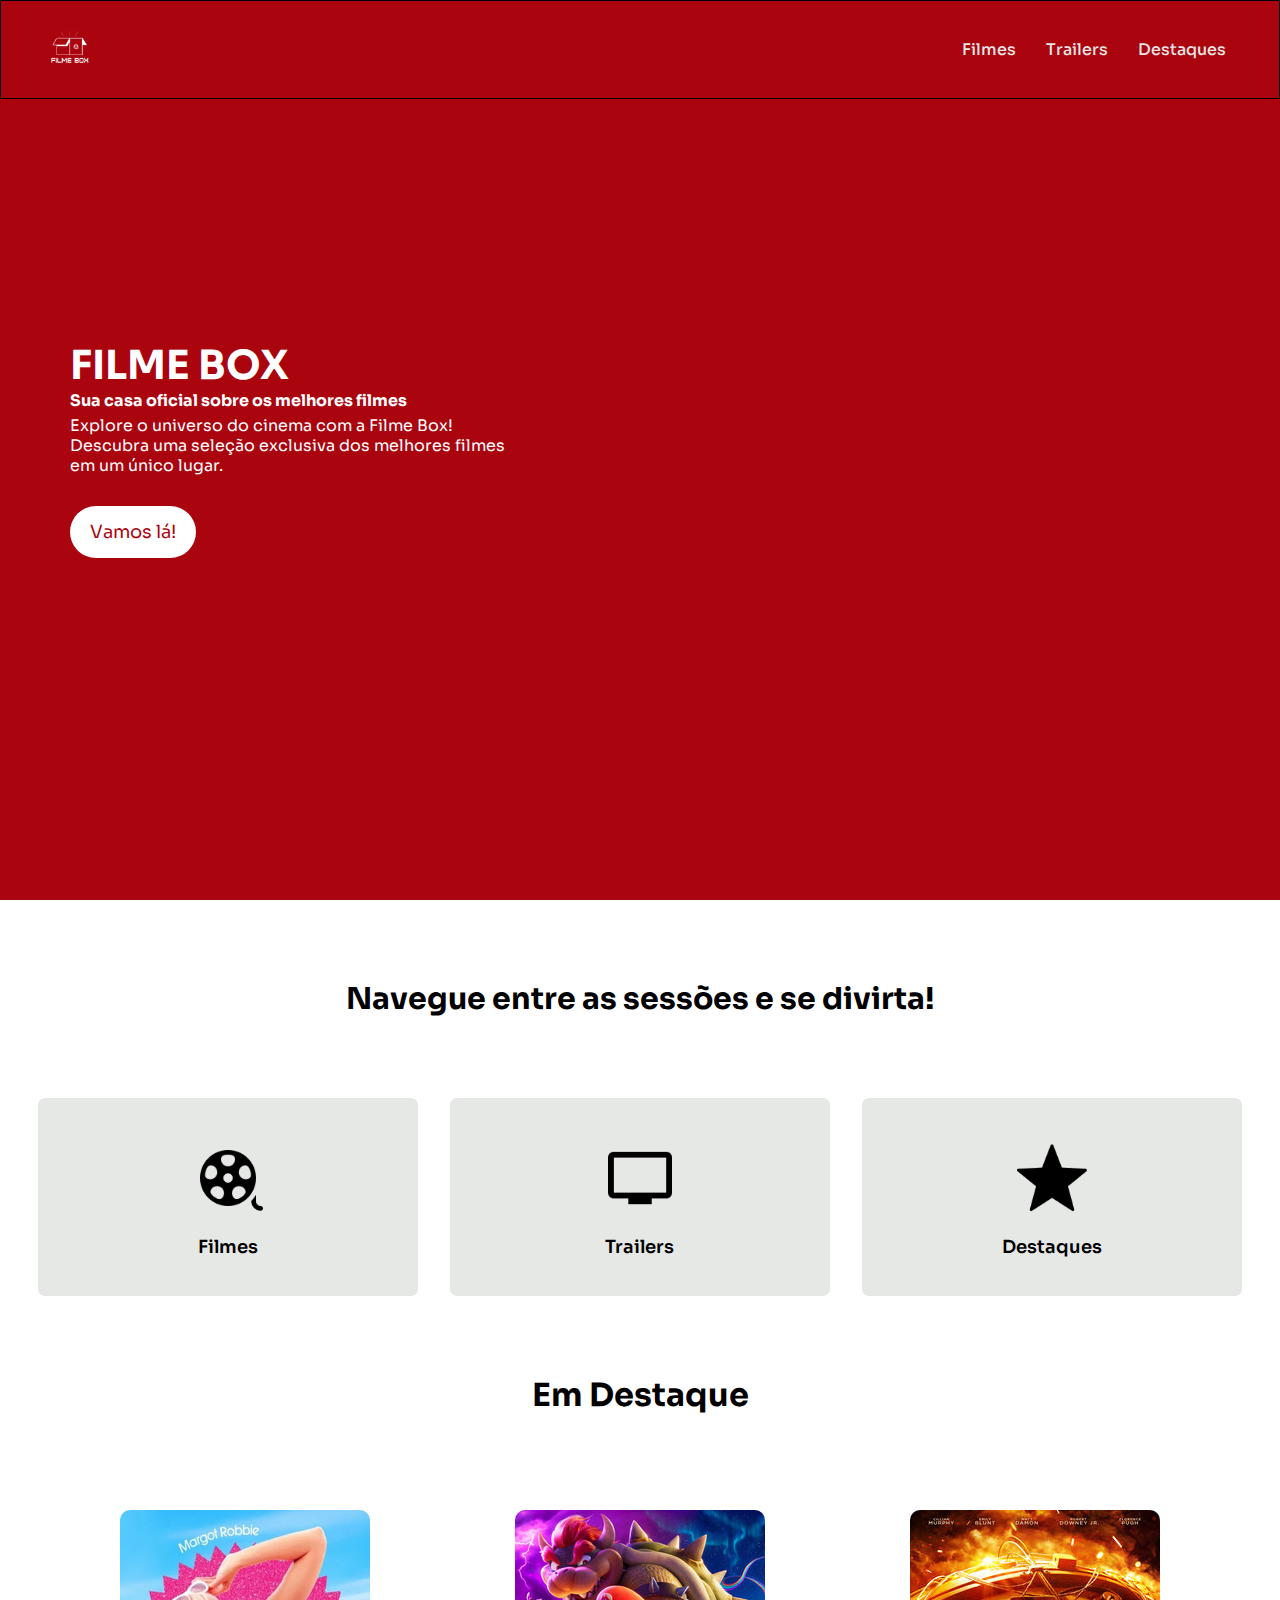
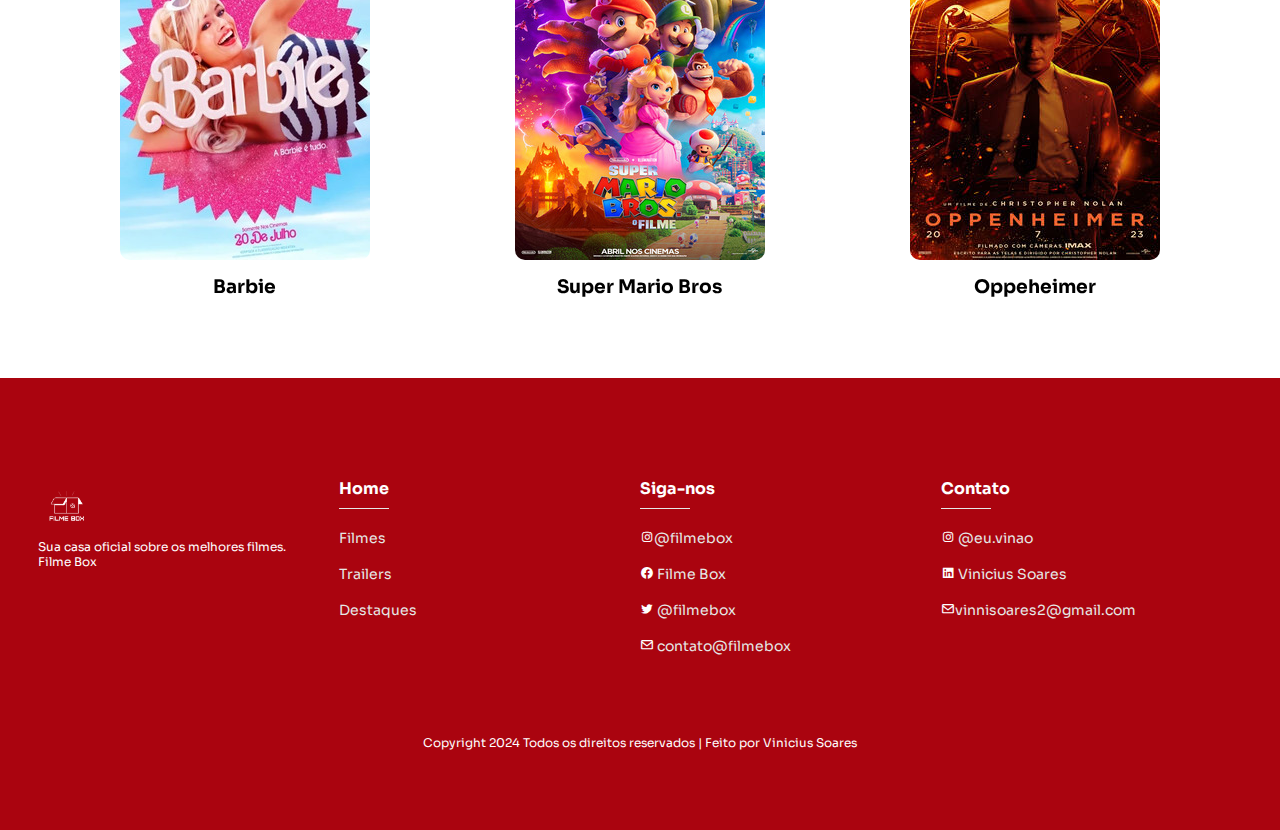
<file: index.html>
<!DOCTYPE html>
<html lang="pt-br">
<head>
    <meta charset="UTF-8">
    <meta name="viewport" content="width=device-width, initial-scale=1.0">
    <title>Página Inicial</title>
    <link rel="stylesheet" href="assets/CSS/style_paginicial.css">

    <link rel="stylesheet" href="assets/CSS/global.css">
    <link rel="stylesheet"
    href="https://unpkg.com/boxicons@latest/css/boxicons.min.css">

    <link rel="preconnect" href="https://fonts.googleapis.com">
    <link rel="preconnect" href="https://fonts.gstatic.com" crossorigin>
    <link href="https://fonts.googleapis.com/css2?family=Sora:wght@100..800&display=swap" rel="stylesheet">

</head>
<body>
   <!-- header -->
    <header>
        <a href="index.html" ><img class="logo" src="assets/LOGO SITE/96px/Prancheta 4.png" alt=""></a>

        <ul class="navbar">
            <li><a href="#">Filmes</a></li>
            <li><a href="trailers2.html">Trailers</a></li>
            <li><a href="destaques.html">Destaques</a></li>
        </ul>

        
    </header>

    <!-- home -->

    <section class="home" id="home">
        <div class="home-text">
            <h1>FILME BOX</h1>
            <h4>Sua casa oficial sobre os melhores filmes</h4>
            <p>Explore o universo do cinema com a Filme Box! <br> Descubra uma seleção exclusiva dos melhores filmes <br> em um único lugar.</p>
            <a href="#" class="home-btn">Vamos lá!</a>            
        </div>
    

    </section>

    <!-- container -->

    <section class="container">
        <div class="text">
            <h2>Navegue entre as sessões e se divirta!</h2>
        </div>

        <div class="row-items">
            <a href="#">
                <div class="container-box">
                    <div class="container-img">
                        <img src="assets/ICONS/icons8-filme-90_preto.png" alt="">
                    </div>
                    <h3>Filmes</h3>
                </div>
            </a>

            <a href="trailers2.html">
                <div class="container-box">
                    <div class="container-img">
                        <img src="assets/ICONS/icons8-tv-96_preto.png" alt="">
                    </div>
                    <h3>Trailers</h3>
                </div>
            </a>

            <a href="destaques.html">
                <div class="container-box">
                    <div class="container-img">
                        <img src="assets/ICONS/icons8-estrela-preenchida-96.png" alt="">
                    </div>
                    <h3>Destaques</h3>
                </div>
            </a>
        </div>
    </section>

    <!-- destaque -->

    <div class="title">
        <h2>Em Destaque</h2>
    </div>

    <section class="destaque">
            <div class="box">
                <div class="thum">
                    <a href="descricaoBarbie.html"><img src="assets/IMG/BARBIE/poster_barbie1.jpg" alt=""></a>
                    <h3>Barbie</h3>
                </div>
            </div>

            <div class="box">
                <div class="thum">
                    <img src="assets/IMG/SUPER MARIO BROS FILME/poster_mario1.jpg" alt="">
                    <h3>Super Mario Bros</h3>
                </div>
            </div>

            <div class="box">
                <div class="thum">
                    <img src="assets/IMG/OPPEHEIMER/poster_oppeheimer1.jpg" alt="">
                    <h3>Oppeheimer</h3>
                </div>
            </div>

    </section>

    <!-- footer -->

    <section id="contato">
        <div class="footer">
            <div class="main-footer">

                <div class="list">
                    <a href="index.html"><img src="assets/LOGO SITE/96px/Prancheta 4.png" width="56px" height="56px" alt=""></a>
                    <p class="p-footer">Sua casa oficial sobre os melhores filmes.</p>
                    <p class="p-footer">Filme Box</p>
                </div>

                <div class="list">
                    <h4>Home</h4>
                    <ul>
                        <li><a href="#">Filmes</a></li>
                        <li><a href="trailers2.html">Trailers</a></li>
                        <li><a href="destaques.html">Destaques</a></li>
                    </ul>
                </div>

                <div class="list">
                    <h4>Siga-nos</h4>
                    <ul>
                        <li><a href="#"> <i class='bx bxl-instagram' style='color:#ffffff'> </i>@filmebox</a></li>
                        <li><a href="#"> <i class='bx bxl-facebook-circle' style='color:#ffffff' ></i> Filme Box</a></li>
                        <li><a href="#"> <i class='bx bxl-twitter' style='color:#ffffff'  ></i> @filmebox</a></li>
                        <li><a href="#"> <i class='bx bx-envelope' style='color:#ffffff' ></i> contato@filmebox</a></li>
                    </ul>
                </div>

                <div class="list">
                    <h4>Contato</h4>
                    <ul>
                        <li><a href="https://www.instagram.com/eu.vinao/" target="_blank"> <i class='bx bxl-instagram' style='color:#ffffff' ></i> @eu.vinao</a></li>
                        <li><a href="https://www.linkedin.com/in/vinicius-silva-soares/" target="_blank"> <i class='bx bxl-linkedin-square' style='color:#ffffff' ></i> Vinicius Soares</a></li>
                        <li><a href="https://mail.google.com/mail/u/0/#inbox?compose=new" target="_blank"> <i class='bx bx-envelope' style='color:#ffffff' ></i>vinnisoares2@gmail.com</a></li>
                    </ul>
                </div>
            </div>
        </div>

        <div class="texto-final">Copyright 2024 Todos os direitos reservados | Feito por Vinicius Soares</div>
    </section>

</body>
</html>
</file>
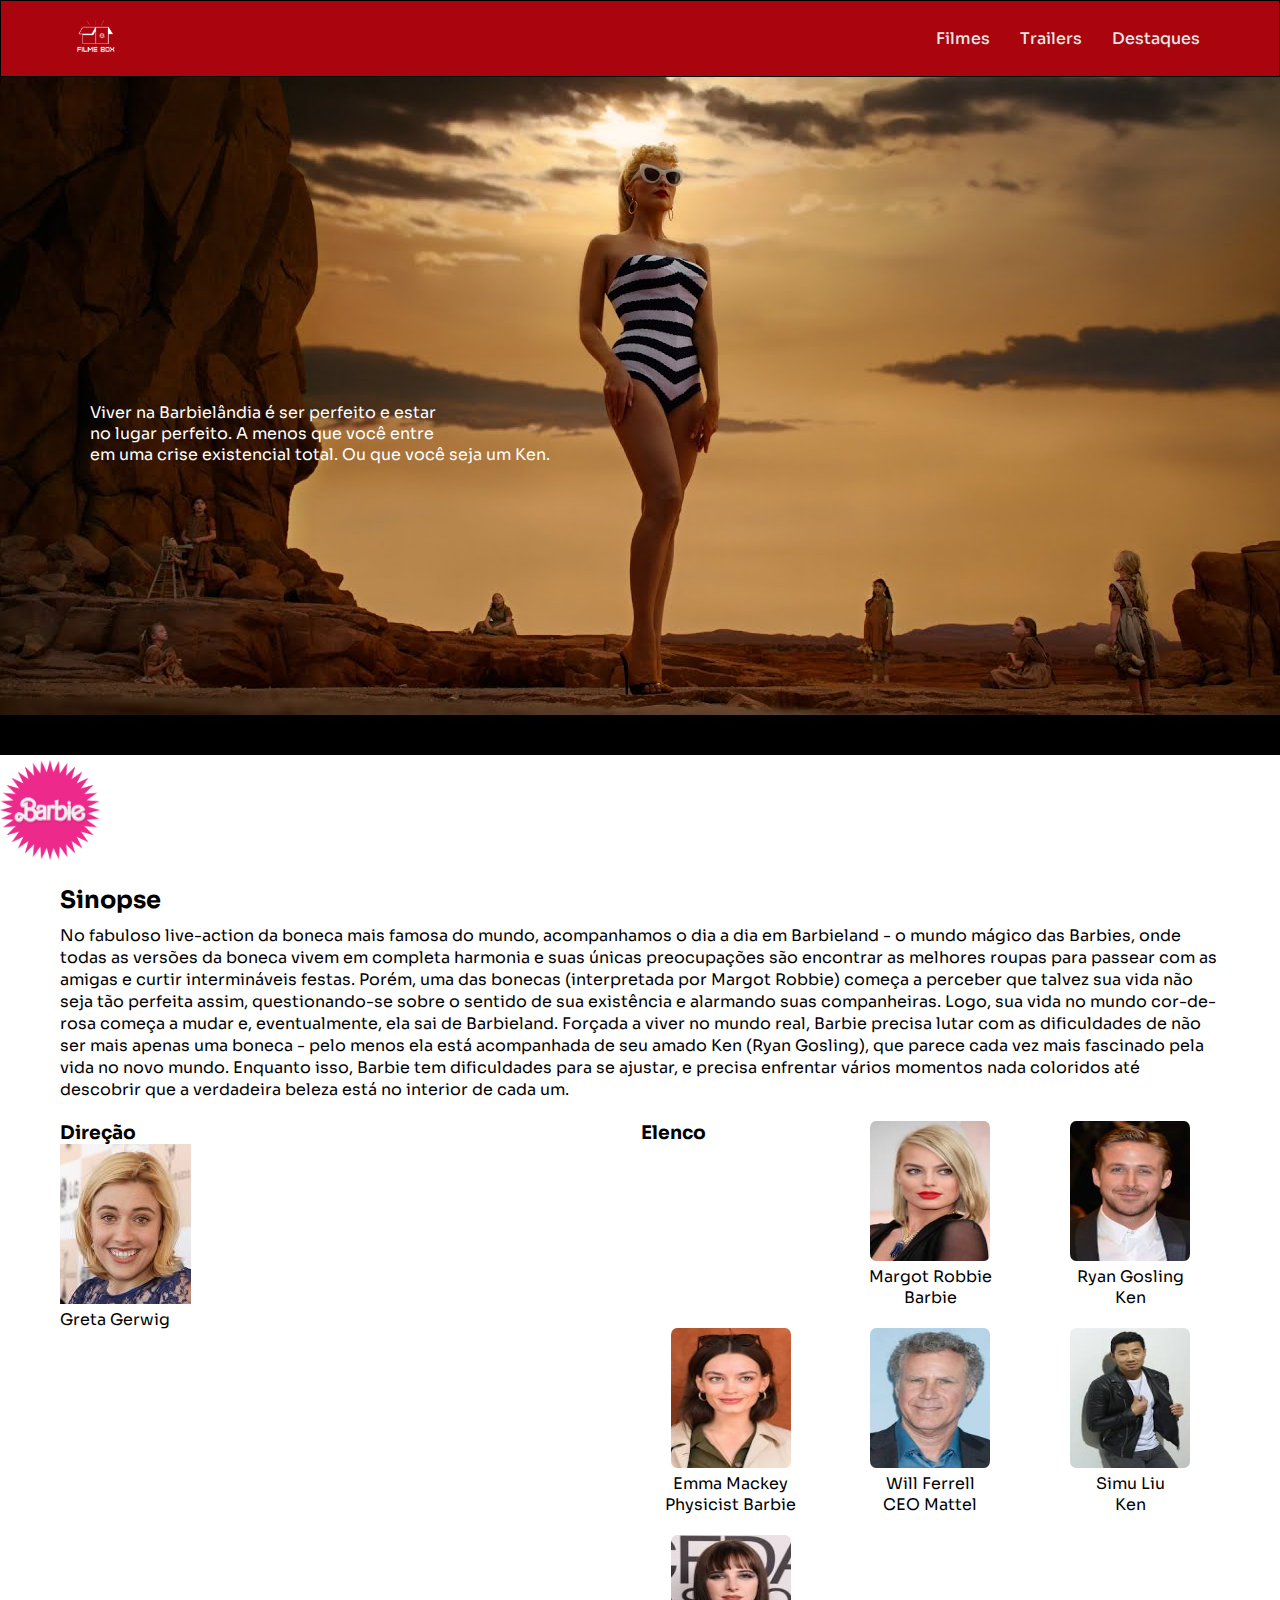
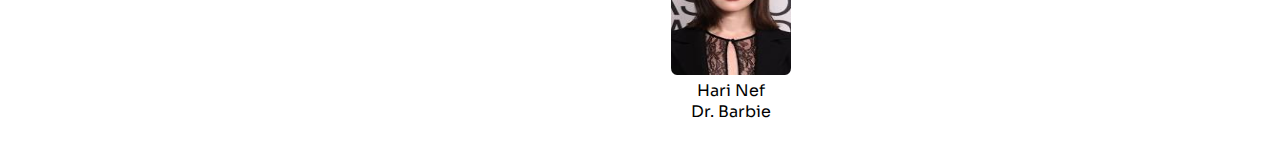
<file: descricaoBarbie.html>
<!DOCTYPE html>
<html lang="pt-br">
<head>
    <meta charset="UTF-8">
    <meta name="viewport" content="width=device-width, initial-scale=1.0">
    <title>Página Inicial</title>
    <link rel="stylesheet" href="assets/CSS/descricoes.css">

    <link rel="stylesheet" href="assets/CSS/global.css">
    <link rel="stylesheet"
    href="https://unpkg.com/boxicons@latest/css/boxicons.min.css">

    <link rel="preconnect" href="https://fonts.googleapis.com">
    <link rel="preconnect" href="https://fonts.gstatic.com" crossorigin>
    <link href="https://fonts.googleapis.com/css2?family=Sora:wght@100..800&display=swap" rel="stylesheet">

</head>
<body>
   <!-- header -->
    <header>
        <a href="index.html" ><img class="logo" src="assets/LOGO SITE/96px/Prancheta 4.png" alt=""></a>

        <ul class="navbar">
            <li><a href="#">Filmes</a></li>
            <li><a href="trailers2.html">Trailers</a></li>
            <li><a href="destaques.html">Destaques</a></li>
        </ul>

        
    </header>

    <!-- home -->

    <section class="hero">
        <img src="assets/IMG/BARBIE/thumb2.jpg" alt="" class="hero-image">
        <img id="img-logo" src="assets/IMG/BARBIE/logo_barbie.png" height="100px" width="100px" alt="">
        <div class="hero-text">
            <p>Viver na Barbielândia é ser perfeito e estar <br> no lugar perfeito. A menos que você entre <br> em uma crise existencial total. Ou que você seja um Ken.</p>
        </div>
    </section>

    </section>

    <main>
        

        <section class="sinopse">
            <h2>Sinopse</h2>
            <p>No fabuloso live-action da boneca mais famosa do mundo, acompanhamos o dia a dia em Barbieland - o mundo mágico das Barbies, onde todas as versões da boneca vivem em completa harmonia e suas únicas preocupações são encontrar as melhores roupas para passear com as amigas e curtir intermináveis festas. Porém, uma das bonecas (interpretada por Margot Robbie) começa a perceber que talvez sua vida não seja tão perfeita assim, questionando-se sobre o sentido de sua existência e alarmando suas companheiras. Logo, sua vida no mundo cor-de-rosa começa a mudar e, eventualmente, ela sai de Barbieland. Forçada a viver no mundo real, Barbie precisa lutar com as dificuldades de não ser mais apenas uma boneca - pelo menos ela está acompanhada de seu amado Ken (Ryan Gosling), que parece cada vez mais fascinado pela vida no novo mundo. Enquanto isso, Barbie tem dificuldades para se ajustar, e precisa enfrentar vários momentos nada coloridos até descobrir que a verdadeira beleza está no interior de cada um.</p>
        </section>

        <section class="details">
            <div class="direção">
                <h3>Direção</h3>
                <img src="assets/IMG/BARBIE/elenco/greta_diretora.jpeg" alt="Greta Gerwig">
                <p>Greta Gerwig</p>
            </div>

            <div class="elenco">
                <h3>Elenco</h3>
                <div class="elenco-member">
                    <img src="assets/IMG/BARBIE/elenco/margot_robbie_elenco.jpeg" alt="Margot Robbie">
                    <p>Margot Robbie<br><span>Barbie</span></p>
                </div>
                <div class="elenco-member">
                    <img src="assets/IMG/BARBIE/elenco/ryan_gosling_elenco.jpeg" alt="Ryan Gosling">
                    <p>Ryan Gosling<br><span>Ken</span></p>
                </div>
                <div class="elenco-member">
                    <img src="assets/IMG/BARBIE/elenco/emma_mackey_elenco.jpeg" alt="Emma Mackey">
                    <p>Emma Mackey<br><span>Physicist Barbie</span></p>
                </div>
                <div class="elenco-member">
                    <img src="assets/IMG/BARBIE/elenco/will_ferrell_elenco.jpeg" alt="Will Ferrell">
                    <p>Will Ferrell<br><span>CEO Mattel</span></p>
                </div>
                <div class="elenco-member">
                    <img src="assets/IMG/BARBIE/elenco/simu_liu_elenco.jpeg" alt="Simu Liu">
                    <p>Simu Liu<br><span>Ken</span></p>
                </div>
                <div class="elenco-member">
                    <img src="assets/IMG/BARBIE/elenco/hari_nef_elenco.jpeg" alt="Hari Nef">
                    <p>Hari Nef<br><span>Dr. Barbie</span></p>
                </div>
            </div>
        </section>


</body>
</file>
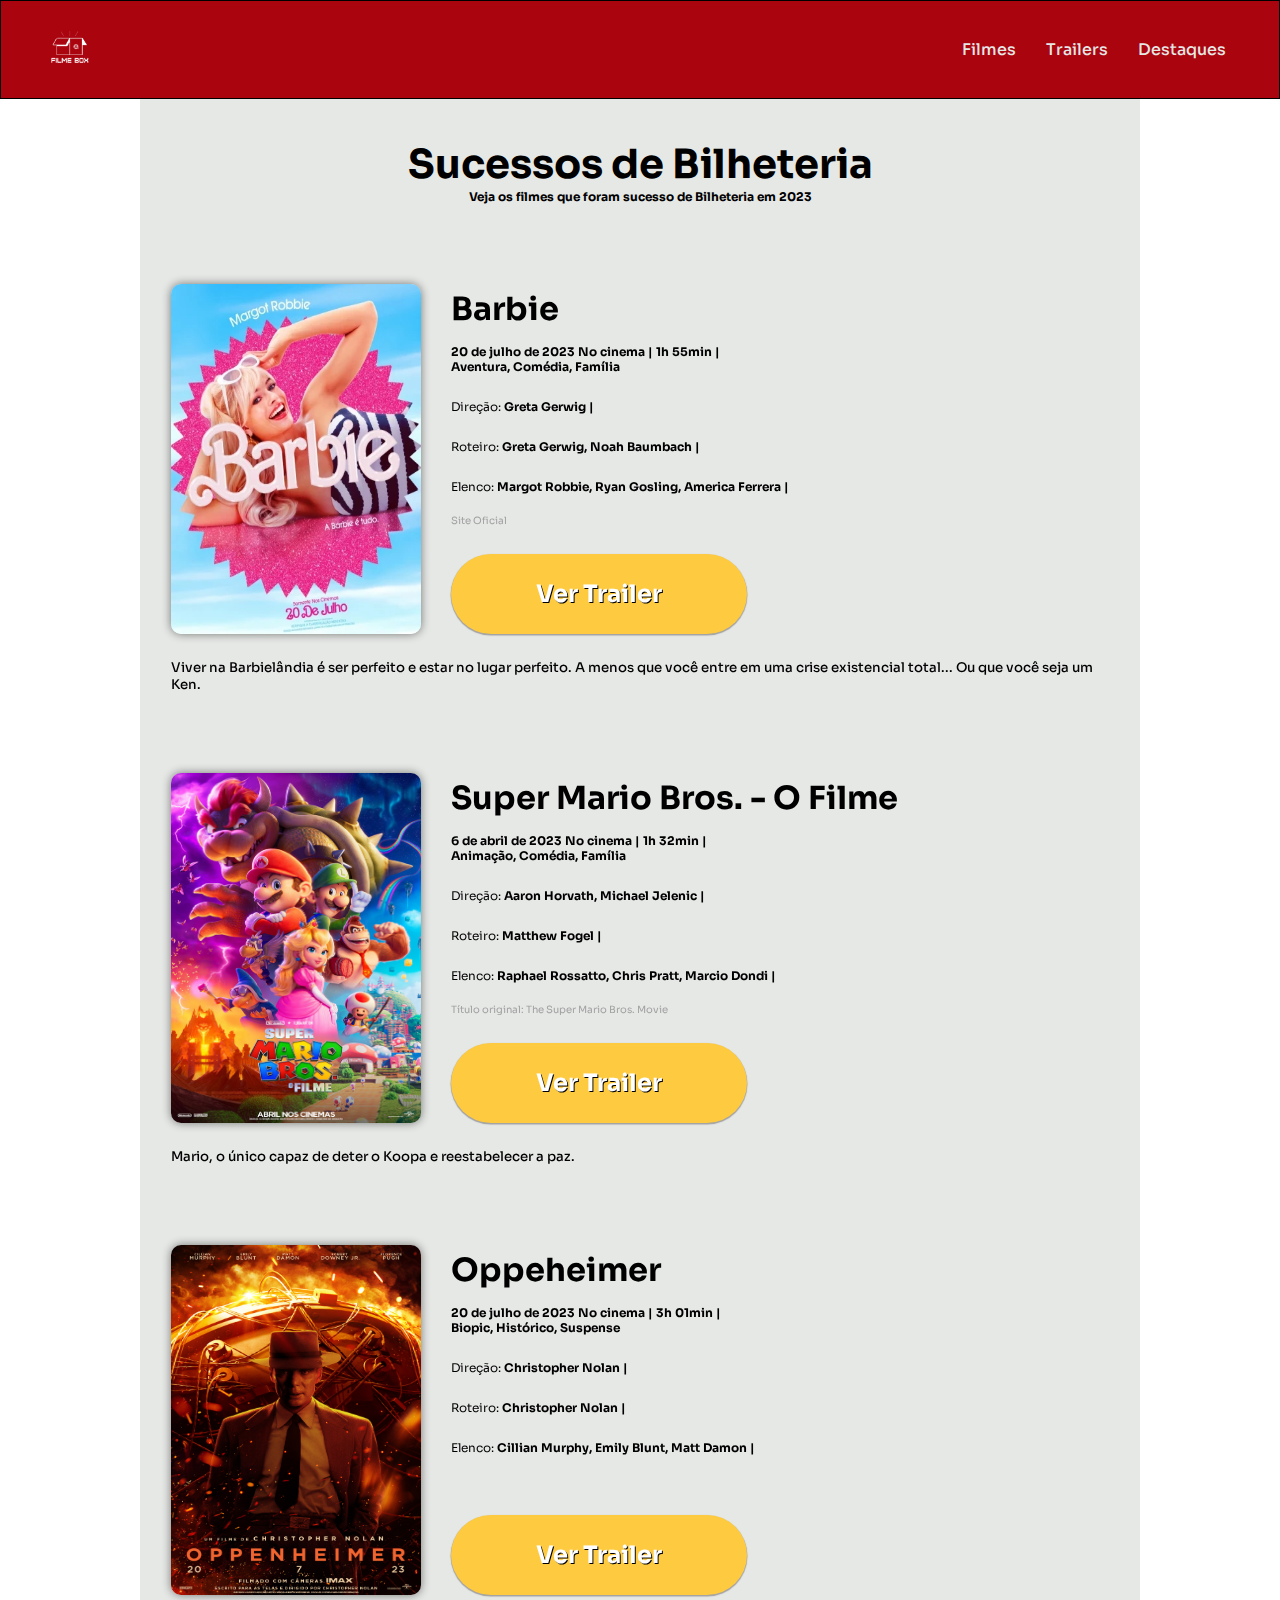
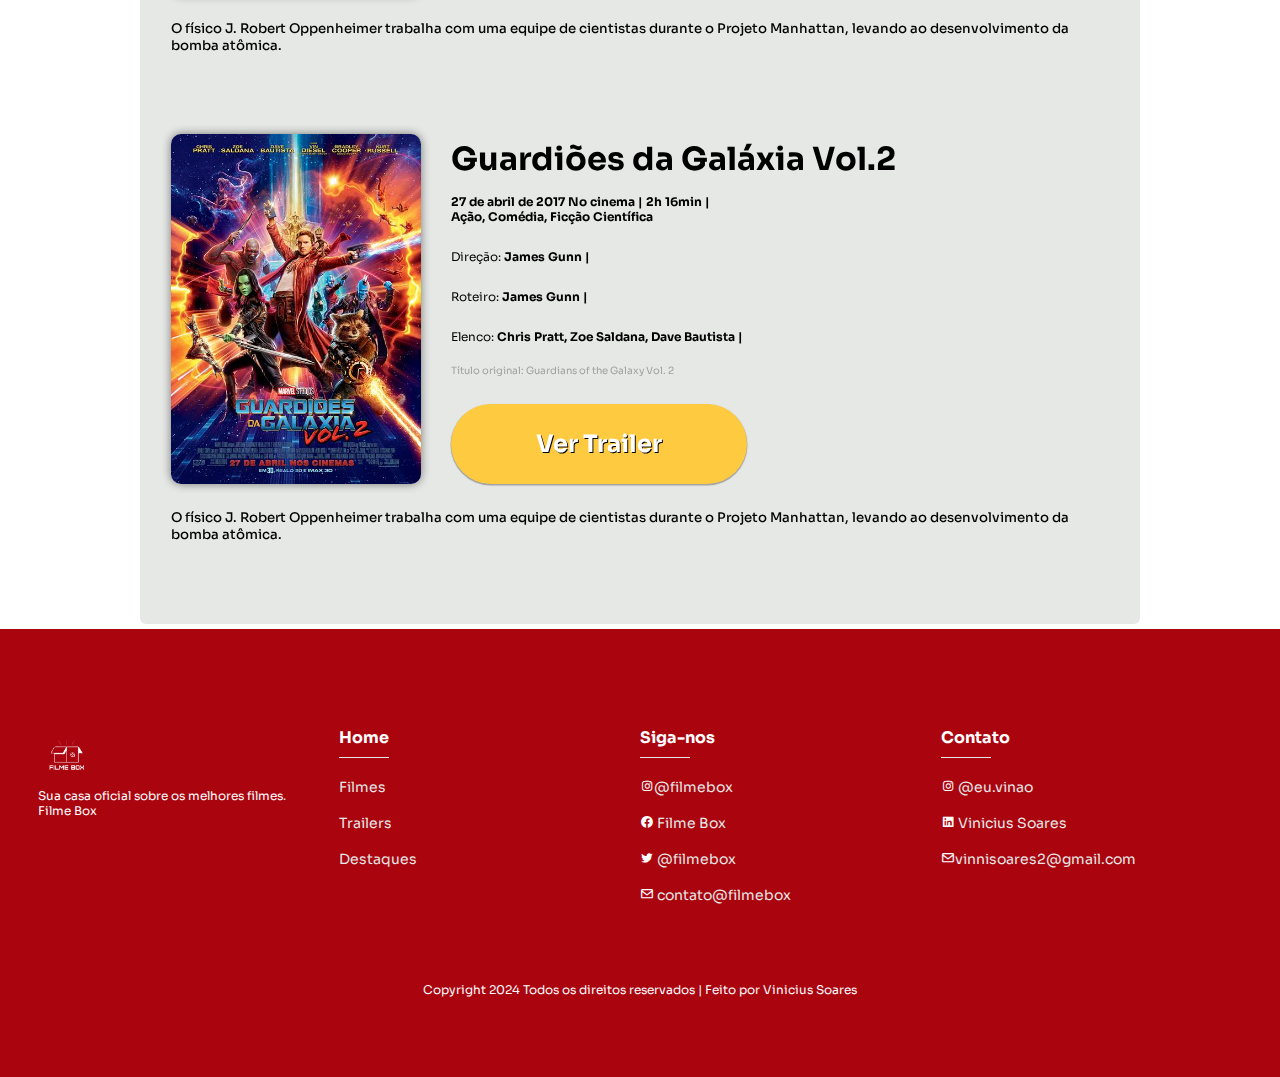
<file: destaques.html>
<!DOCTYPE html>
<html lang="pt-br">
<head>
    <meta charset="UTF-8">
    <meta name="viewport" content="width=device-width, initial-scale=1.0">
    <title>Destaques</title>
    <link rel="stylesheet" href="assets/CSS/style_filmes.css">

    <link rel="stylesheet" href="assets/CSS/global.css">
    <link rel="stylesheet"
    href="https://unpkg.com/boxicons@latest/css/boxicons.min.css">

    <link rel="preconnect" href="https://fonts.googleapis.com">
    <link rel="preconnect" href="https://fonts.gstatic.com" crossorigin>
    <link href="https://fonts.googleapis.com/css2?family=Sora:wght@100..800&display=swap" rel="stylesheet">

</head>
<body>
   <!-- header -->
    <header>
        <a href="index.html" ><img class="logo" src="assets/LOGO SITE/96px/Prancheta 4.png" alt=""></a>

        <ul class="navbar">
            <li><a href="#">Filmes</a></li>
            <li><a href="trailers2.html">Trailers</a></li>
            <li><a href="destaques.html">Destaques</a></li>
        </ul>

        
    </header>

        <!-- destaque -->

    <main>
        <section class="destaque">
            <div class="title">
                <h1>Sucessos de Bilheteria</h1>
                <p>Veja os filmes que foram sucesso de Bilheteria em 2023</p>
            </div>
            
            <div class="destaque-content">
                <div class="box">
                    <div class="thum">
                        <a href="assets/HTML/descricaoBarbie.html"><img id="thum-img" src="assets/IMG/BARBIE/cartaz.webp" alt=""></a>
                        <h1>Barbie</h1>
                        <p id="p1">20 de julho de 2023 No cinema | 1h 55min | <br> Aventura, Comédia, Família</p>
                        <p id="p2">Direção: <strong>Greta Gerwig |</strong> </p>
                        <p id="p3">Roteiro: <strong>Greta Gerwig, Noah Baumbach |</strong></p>
                        <p id="p4">Elenco: <strong>Margot Robbie, Ryan Gosling, America Ferrera |</strong></p>
                        <a href="https://www.barbiefilme.com.br/home/" target="_blank"><p id="p5">Site Oficial</p></a>
                        <h5 id="info">Viver na Barbielândia é ser perfeito e estar no lugar perfeito. A menos que você entre em uma crise existencial total... Ou que você seja um Ken.</h5>
                        <a href="https://youtu.be/OCaRcYfy3m8" target="_blank" class="home-btn">Ver Trailer</a> 
                    </div>
                </div>
            </div>

            <div class="destaque-content">
                <div class="box">
                    <div class="thum">
                        <a href="#"><img id="thum-img" src="assets/IMG/SUPER MARIO BROS FILME/poster_mario.jpg" alt=""></a>
                        <h1>Super Mario Bros. - O Filme</h1>
                        <p id="p1">6 de abril de 2023 No cinema | 1h 32min | <br> Animação, Comédia, Família</p>
                        <p id="p2">Direção: <strong>Aaron Horvath, Michael Jelenic |</strong> </p>
                        <p id="p3">Roteiro: <strong>Matthew Fogel |</strong></p>
                        <p id="p4">Elenco: <strong>Raphael Rossatto, Chris Pratt, Marcio Dondi |</strong></p>
                        <p id="p5">Título original: The Super Mario Bros. Movie</p>
                        <h5 id="info">Mario, o único capaz de deter o Koopa e reestabelecer a paz.</h5>
                        <a href="https://youtu.be/wkn-Gb-Fhac" target="_blank" class="home-btn">Ver Trailer</a> 
                    </div>
                </div>
            </div>

            <div class="destaque-content">
                <div class="box">
                    <div class="thum">
                        <img id="thum-img" src="assets/IMG/OPPEHEIMER/poster_oppeheimer.jpg" alt="">
                        <h1>Oppeheimer</h1>
                        <p id="p1">20 de julho de 2023 No cinema | 3h 01min | <br> Biopic, Histórico, Suspense</p>
                        <p id="p2">Direção: <strong>Christopher Nolan |</strong> </p>
                        <p id="p3">Roteiro: <strong>Christopher Nolan |</strong></p>
                        <p id="p4">Elenco: <strong>Cillian Murphy, Emily Blunt, Matt Damon |</strong></p>
                        <h5 id="info">O físico J. Robert Oppenheimer trabalha com uma equipe de cientistas durante o Projeto Manhattan, levando ao desenvolvimento da bomba atômica.</h5>
                        <a href="#" class="home-btn">Ver Trailer</a> 
                    </div>
                </div>
            </div>

            <div class="destaque-content">
                <div class="box">
                    <div class="thum">
                        <img id="thum-img" src="assets/IMG/GUARDIOES DA GALAXIA/poster_guardioes.jpg" alt="">
                        <h1>Guardiões da Galáxia Vol.2</h1>
                        <p id="p1">27 de abril de 2017 No cinema | 2h 16min | <br> Ação, Comédia, Ficção Científica</p>
                        <p id="p2">Direção: <strong>James Gunn |</strong> </p>
                        <p id="p3">Roteiro: <strong>James Gunn |</strong></p>
                        <p id="p4">Elenco: <strong>Chris Pratt, Zoe Saldana, Dave Bautista |</strong></p>
                        <p id="p5">Título original: Guardians of the Galaxy Vol. 2</p>
                        <h5 id="info">O físico J. Robert Oppenheimer trabalha com uma equipe de cientistas durante o Projeto Manhattan, levando ao desenvolvimento da bomba atômica.</h5>
                        <a href="#" class="home-btn">Ver Trailer</a> 
                    </div>
                </div>
            </div>
        </section>

    </main>

    <!-- footer -->

    <section id="contato">
        <div class="footer">
            <div class="main-footer">

                <div class="list">
                    <a href="index.html"><img src="assets/LOGO SITE/96px/Prancheta 4.png" width="56px" height="56px" alt=""></a>
                    <p class="p-footer">Sua casa oficial sobre os melhores filmes.</p>
                    <p class="p-footer">Filme Box</p>
                </div>

                <div class="list">
                    <h4>Home</h4>
                    <ul>
                        <li><a href="assets/HTML/filmes.html">Filmes</a></li>
                        <li><a href="#">Trailers</a></li>
                        <li><a href="#">Destaques</a></li>
                    </ul>
                </div>

                <div class="list">
                    <h4>Siga-nos</h4>
                    <ul>
                        <li><a href="#"> <i class='bx bxl-instagram' style='color:#ffffff'> </i>@filmebox</a></li>
                        <li><a href="#"> <i class='bx bxl-facebook-circle' style='color:#ffffff' ></i> Filme Box</a></li>
                        <li><a href="#"> <i class='bx bxl-twitter' style='color:#ffffff'  ></i> @filmebox</a></li>
                        <li><a href="#"> <i class='bx bx-envelope' style='color:#ffffff' ></i> contato@filmebox</a></li>
                    </ul>
                </div>

                <div class="list">
                    <h4>Contato</h4>
                    <ul>
                        <li><a href="https://www.instagram.com/eu.vinao/" target="_blank"> <i class='bx bxl-instagram' style='color:#ffffff' ></i> @eu.vinao</a></li>
                        <li><a href="https://www.linkedin.com/in/vinicius-silva-soares/" target="_blank"> <i class='bx bxl-linkedin-square' style='color:#ffffff' ></i> Vinicius Soares</a></li>
                        <li><a href="https://mail.google.com/mail/u/0/#inbox?compose=new" target="_blank"> <i class='bx bx-envelope' style='color:#ffffff' ></i>vinnisoares2@gmail.com</a></li>
                    </ul>
                </div>
            </div>
        </div>

        <div class="texto-final">Copyright 2024 Todos os direitos reservados | Feito por Vinicius Soares</div>
    </section>

</body>
</file>
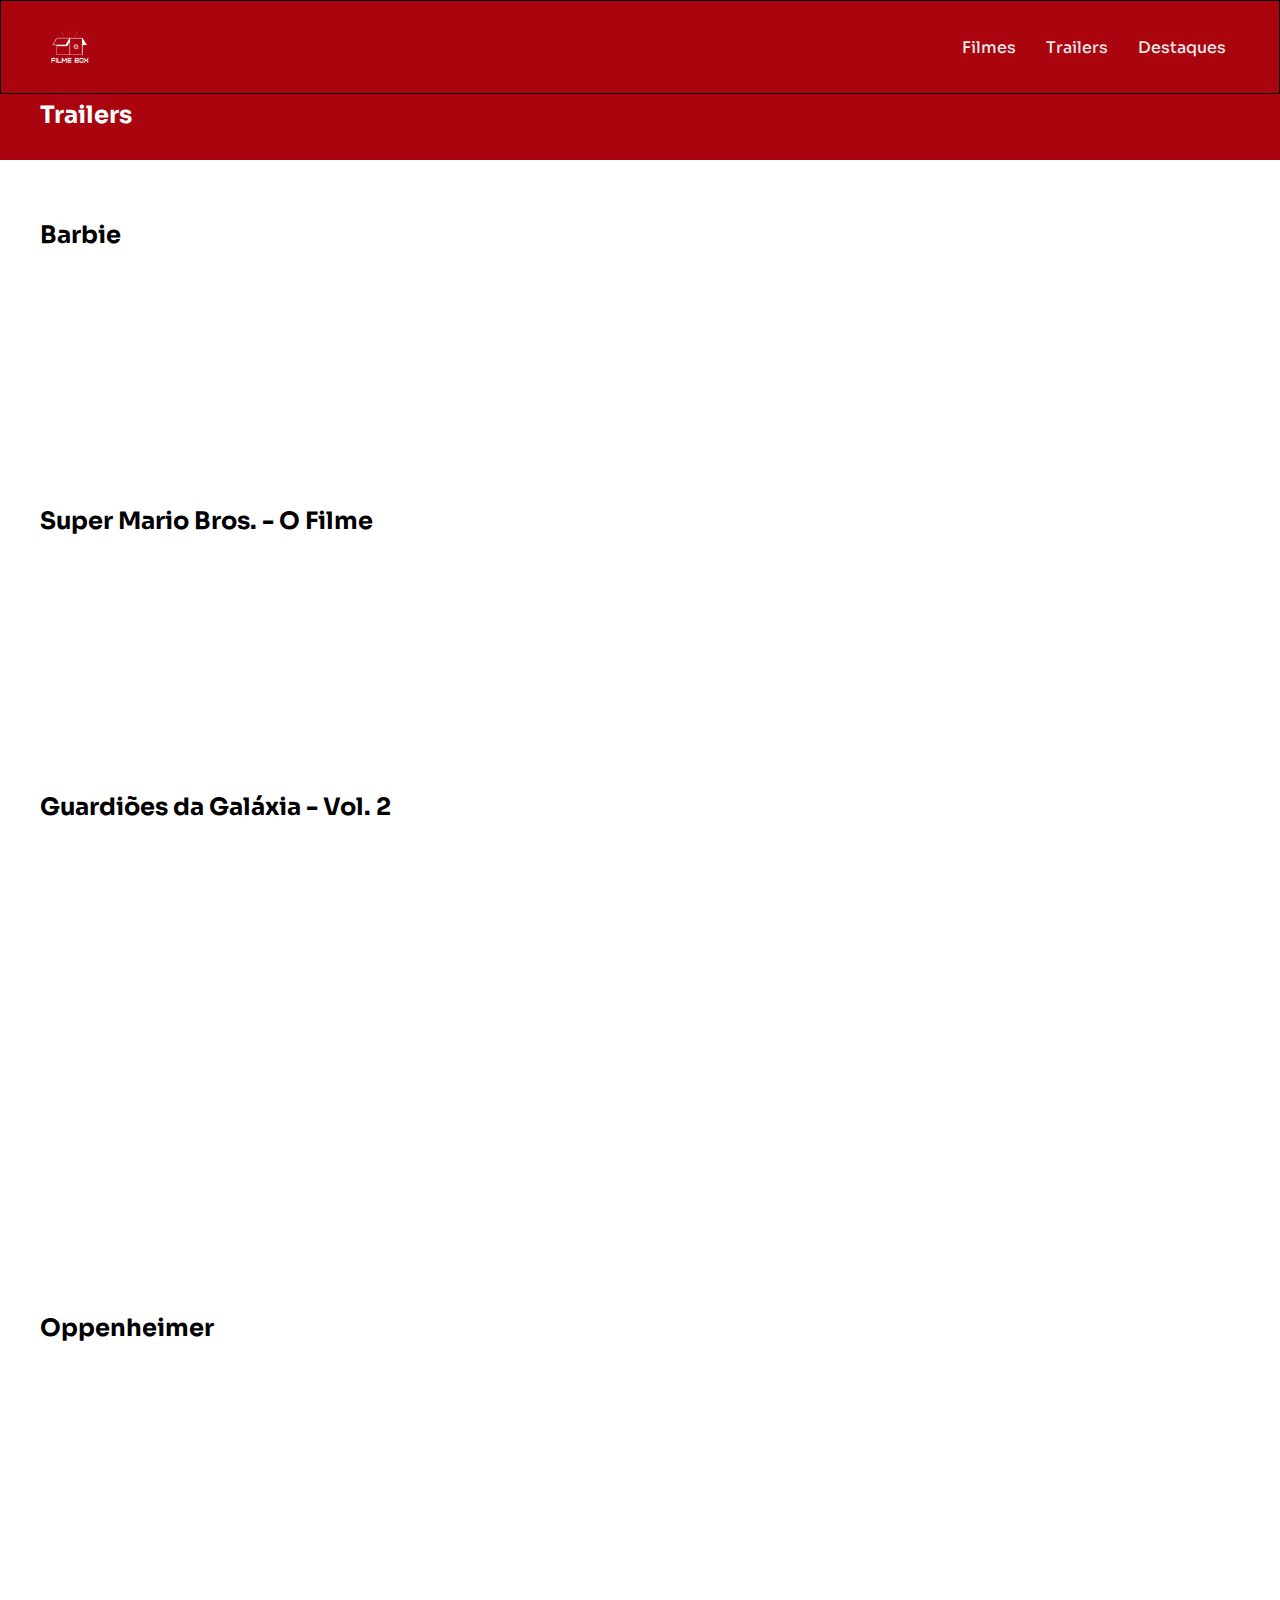
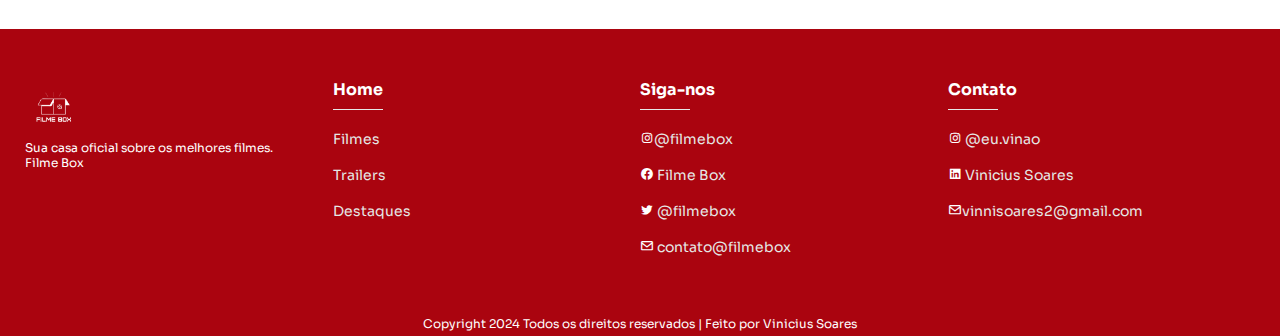
<file: trailers2.html>
<!DOCTYPE html>
<html lang="pt-br">
<head>
    <meta charset="UTF-8">
    <meta name="viewport" content="width=device-width, initial-scale=1.0">
    <title>Trailers</title>
    <link rel="stylesheet" href="assets/CSS/trailers2.css">

    <link rel="stylesheet" href="assets/CSS/global.css">
    <link rel="stylesheet"
    href="https://unpkg.com/boxicons@latest/css/boxicons.min.css">

    <link rel="preconnect" href="https://fonts.googleapis.com">
    <link rel="preconnect" href="https://fonts.gstatic.com" crossorigin>
    <link href="https://fonts.googleapis.com/css2?family=Sora:wght@100..800&display=swap" rel="stylesheet">

</head>
<body>
   <!-- header -->
    <header>
        <a href="index.html" ><img class="logo" src="assets/LOGO SITE/96px/Prancheta 4.png" alt=""></a>

        <ul class="navbar">
            <li><a href="#">Filmes</a></li>
            <li><a href="trailers2.html">Trailers</a></li>
            <li><a href="destaques.html">Destaques</a></li>
        </ul>    
          
    </header>

    <div class="title">
        <h2>Trailers</h2>
    </div>

    <main>
        <section class="trailers">
            <div class="trailer-section">
                <h2>Barbie</h2>
                <div class="trailer-cards">
                    <iframe class="link-video" width="330" height="200" src="https://www.youtube.com/embed/yhBrSSJwb84?si=JcVPEEklIf_llErA" title="YouTube video player" frameborder="0" allow="accelerometer; autoplay; clipboard-write; encrypted-media; gyroscope; picture-in-picture; web-share" referrerpolicy="strict-origin-when-cross-origin" allowfullscreen></iframe>
                       
                    <iframe class="link-video" width="330" height="200" src="https://www.youtube.com/embed/OCaRcYfy3m8?si=2sSVeoqXARKJxTqg" title="YouTube video player" frameborder="0" allow="accelerometer; autoplay; clipboard-write; encrypted-media; gyroscope; picture-in-picture; web-share" referrerpolicy="strict-origin-when-cross-origin" allowfullscreen></iframe>
                    
                </div>
            </div>

            <div class="trailer-section">
                <h2>Super Mario Bros. - O Filme</h2>
                <div class="trailer-cards">
                    <iframe class="link-video" width="330" height="200" src="https://www.youtube.com/embed/wkn-Gb-Fhac?si=4NufgJ-dDJ-3uVMb" title="YouTube video player" frameborder="0" allow="accelerometer; autoplay; clipboard-write; encrypted-media; gyroscope; picture-in-picture; web-share" referrerpolicy="strict-origin-when-cross-origin" allowfullscreen></iframe>
                       
                    <iframe class="link-video" width="330" height="200" <iframe width="560" height="315" src="https://www.youtube.com/embed/cDNkh5WybZo?si=ViJRyqV54tRQQTpX" title="YouTube video player" frameborder="0" allow="accelerometer; autoplay; clipboard-write; encrypted-media; gyroscope; picture-in-picture; web-share" referrerpolicy="strict-origin-when-cross-origin" allowfullscreen></iframe>
                    
                </div>
            </div>

            <div class="trailer-section">
                <h2>Guardiões da Galáxia - Vol. 2</h2>
                <div class="trailer-cards">
                    <iframe class="link-video" width="330" height="200" src="https://www.youtube.com/embed/4-i8nTNSQFI?si=AzIsvYFDwrH0RfnA" title="YouTube video player" frameborder="0" allow="accelerometer; autoplay; clipboard-write; encrypted-media; gyroscope; picture-in-picture; web-share" referrerpolicy="strict-origin-when-cross-origin" allowfullscreen></iframe>

                    <iframe class="link-video" width="330" height="200" src="https://www.youtube.com/embed/sMlBSSf4QHQ?si=jGmAhzLKl4GYLH2W" title="YouTube video player" frameborder="0" allow="accelerometer; autoplay; clipboard-write; encrypted-media; gyroscope; picture-in-picture; web-share" referrerpolicy="strict-origin-when-cross-origin" allowfullscreen></iframe>

                    <iframe class="link-video" width="330" height="200" src="https://www.youtube.com/embed/O7kj18N17AA?si=S5u9qID6eGu1f1_E" title="YouTube video player" frameborder="0" allow="accelerometer; autoplay; clipboard-write; encrypted-media; gyroscope; picture-in-picture; web-share" referrerpolicy="strict-origin-when-cross-origin" allowfullscreen></iframe>

                    <iframe class="link-video" width="330" height="200" src="https://www.youtube.com/embed/6FVulnc4poc?si=jJ7qd-4Jccx1MDYe" title="YouTube video player" frameborder="0" allow="accelerometer; autoplay; clipboard-write; encrypted-media; gyroscope; picture-in-picture; web-share" referrerpolicy="strict-origin-when-cross-origin" allowfullscreen></iframe>

                    <iframe class="link-video" width="330" height="200" src="https://www.youtube.com/embed/csSgUMfpfY8?si=Yz5oLuu0phet_Uow" title="YouTube video player" frameborder="0" allow="accelerometer; autoplay; clipboard-write; encrypted-media; gyroscope; picture-in-picture; web-share" referrerpolicy="strict-origin-when-cross-origin" allowfullscreen></iframe>

                </div>
            </div>
            <div class="trailer-section">
                <h2>Oppenheimer</h2>
                <div class="trailer-cards">
                    <iframe class="link-video" width="330" height="200" src="https://www.youtube.com/embed/F3OxA9Cz17A?si=oOYpoC0x1bhn7ex6" title="YouTube video player" frameborder="0" allow="accelerometer; autoplay; clipboard-write; encrypted-media; gyroscope; picture-in-picture; web-share" referrerpolicy="strict-origin-when-cross-origin" allowfullscreen></iframe>
    
                    <iframe class="link-video" width="330" height="200" src="https://www.youtube.com/embed/bK6ldnjE3Y0?si=vaK08-OnZrYglCwK" title="YouTube video player" frameborder="0" allow="accelerometer; autoplay; clipboard-write; encrypted-media; gyroscope; picture-in-picture; web-share" referrerpolicy="strict-origin-when-cross-origin" allowfullscreen></iframe>

                    <iframe class="link-video" width="330" height="200" src="https://www.youtube.com/embed/FT3qpaWKFl4?si=kIFTyIjkLAUYejkr" title="YouTube video player" frameborder="0" allow="accelerometer; autoplay; clipboard-write; encrypted-media; gyroscope; picture-in-picture; web-share" referrerpolicy="strict-origin-when-cross-origin" allowfullscreen></iframe>

                </div>
            </div>
        </section>
    </main>


<!-- footer -->

<section id="contato">
    <div class="footer">
        <div class="main-footer">

            <div class="list">
                <a href="index.html"><img src="assets/LOGO SITE/96px/Prancheta 4.png" width="56px" height="56px" alt=""></a>
                <p class="p-footer">Sua casa oficial sobre os melhores filmes.</p>
                <p class="p-footer">Filme Box</p>
            </div>

            <div class="list">
                <h4>Home</h4>
                <ul>
                    <li><a href="filmes.html">Filmes</a></li>
                    <li><a href="trailers2.html">Trailers</a></li>
                    <li><a href="destaques.html">Destaques</a></li>
                </ul>
            </div>

            <div class="list">
                <h4>Siga-nos</h4>
                <ul>
                    <li><a href="#"> <i class='bx bxl-instagram' style='color:#ffffff'> </i>@filmebox</a></li>
                    <li><a href="#"> <i class='bx bxl-facebook-circle' style='color:#ffffff' ></i> Filme Box</a></li>
                    <li><a href="#"> <i class='bx bxl-twitter' style='color:#ffffff'  ></i> @filmebox</a></li>
                    <li><a href="#"> <i class='bx bx-envelope' style='color:#ffffff' ></i> contato@filmebox</a></li>
                </ul>
            </div>

            <div class="list">
                <h4>Contato</h4>
                <ul>
                    <li><a href="https://www.instagram.com/eu.vinao/" target="_blank"> <i class='bx bxl-instagram' style='color:#ffffff' ></i> @eu.vinao</a></li>
                    <li><a href="https://www.linkedin.com/in/vinicius-silva-soares/" target="_blank"> <i class='bx bxl-linkedin-square' style='color:#ffffff' ></i> Vinicius Soares</a></li>
                    <li><a href="https://mail.google.com/mail/u/0/#inbox?compose=new" target="_blank"> <i class='bx bx-envelope' style='color:#ffffff' ></i>vinnisoares2@gmail.com</a></li>
                </ul>
            </div>
        </div>
    </div>

    <div class="texto-final">Copyright 2024 Todos os direitos reservados | Feito por Vinicius Soares</div>
</section>

</body>

</body>
</html>
</file>
<file: assets/CSS/style_paginicial.css>
body {
    background: var(--bg-color);
    color: var(--text-color);
}

header {
    position: fixed;
    top: 0;
    right: 0;
    width: 100%;
    z-index: 1000;
    display: flex;
    align-items: center;
    justify-content: space-between;
    background: transparent;
    padding: 5px 5%;
    background-color: #AA040F;
    border: 1px solid var(--second-color);
}

.logo {
    width: 60px;
    height: 60px;
}

.navbar {
    display: flex;
}

.navbar a {
    color: var(--neutratwo-color);
    font-size: var(--subtitle);
    font-weight: 500;
    padding: 10px 15px;
    border-radius: 4px;
}

.navbar a:hover {
    background: var(--bg-color);
    color: var(--main-color);
    box-shadow: 5px 5px 20px rgb(85, 85, 85 / 20%);
    border-radius: 5px;
}

section {
    padding: 80px 18%;
}

.container a {
    color: var(--text-color);
}

.home {
    position: relative;
    width: 100%;
    height: 100vh;
    background: var(--main-color);
    background-size: cover;
    background-position: center;
    display: grid;
    grid-template-columns: repeat(1, 1fr);
    align-items: center;
    padding-left: 70px;
}

#background {
    width: 100%;
    height: 100vh;
    object-fit: cover;
    
}

.home-text h1 {
    font-size: var(--h3-font);
    line-height: 1.2;
    color: var(--bg-color);
}

.home-text h4 {
    color: var(--bg-color);
    
}

.home-text p {
    color: var(--bg-color);
    line-height: 20px;
    margin-top: 5px;
    margin-bottom: 30px;
}

.home-btn {
    display: inline-block;
    font-size: var(--button);
    padding: 15px 20px;
    border-radius: 50px;
    background: var(--bg-color);
    color: var(--main-color);
}

.home-btn:hover {
    background-color: var(--bg-color);
    transform: scale(1.1);
}

.row-items {
    display: grid;
    grid-template-columns: repeat(auto-fit, minmax(200px, auto));
    grid-gap: 2rem;
    align-items: center;
    text-align: center;
    margin-top: 5rem;
}

.container-box {
    background-color: var(--neutratwo-color);
    border-radius: 7px;
    padding: 30px;
    transition: all 1s ease 0s;
    cursor: pointer;
}

.text {
    display: flex;
    align-items: center;
    justify-content: center;
    font-weight: bold;
    font-size: var(--h6-font);
}

.container-img img {
    height: 100px;
    width: 100px;
    padding: 15px;
    background: var(--neutratwo-color);
    box-shadow:  5px 10px 30px rgb(85, 85, 85 / 20%);
    margin-bottom: 3px;
    cursor: pointer;
}

.container-box h3 {
    font-size: var(--button);
    font-weight: 600;
    margin-bottom: 8px;
}

.container-box:hover {
    box-shadow: 5px 30px 56.1276px rgb(55, 55, 55 / 12%);
    border: 0.2px solid transparent;
    transform: translateY(-3px);
}

.title {
    text-align: center;
}

.title h2 {
    font-size: var(--h4-font);
    line-height: 1.2;
}

.destaque {
    display: grid;
    grid-template-columns: repeat(auto-fit, minmax(200px, auto));
    grid-gap: 4rem;
    justify-content: space-evenly;
    margin-top: 1rem;
    
}

.thum {
    position: relative;
    transition: all .3s;
    will-change: filter;
    cursor: pointer;
}

.thum img {
    width: auto;
    height: auto;
    border-radius: 10px;
}

.thum h3 {
    position: relative;
    margin-top: 10px;
    text-align: center;
}

.thum:hover {
    transform: scale(1.04);
}

#contato {
    background: var(--main-color);
}

.main-footer {
    display: flex;
    flex-wrap: wrap;
}

.footer {
    padding: 20px 0px ;
}

.p-footer {
    font-size: 12px;
    color: var(--bg-color);
}

.list {
    width: 25%;
}

.list h4 {
    font-size: 16px;
    color: var(--bg-color);margin-bottom: 30px;
    position: relative;
}

.list h4::before {
    content: "";
    position: absolute;
    height: 1px;
    width: 50px;
    left: 0;
    bottom: -10px;
    background: var(--neutratwo-color);
}

.list ul li:not(:last-child) {
    margin-bottom: 18px;
}

.list ul li a {
    color: var(--neutratwo-color);
    font-size: 14px;
    display: block;
    transition: .3s;
}

.list ul li a:hover {
    color: var(--bg-color);
    transform: translateX(14px);
}

.texto-final {
    text-align: center;
    color: var(--bg-color);
    padding-top: 60px;
    font-size: var(--caption);
}

@media (max-width: 1400px) {
    header {
        padding: 16px 3%;
    }

    section {
        padding: 80px 3%;
    }

    :root {
    --big-font: 48px;
    --h2-font: 42px;
    --h3-font: 36px;
    --h4-font: 28px;
    --h5-font: 22px;
    --h6-font: 18px;
    --body: 12px;
    --subtitle: 14px;
    --button: 14px;
    --caption: 12px;
    }
}


@media (max-width: 1040px) {
    .list {
        width: 50%;
        margin-bottom: 12px;
    }

    .home-text p {
        font-size: 14px;
    }

    .text h2 {
        margin-top: 40px;
        font-size: 24px;
        text-align: center;
    }

    .container-img img {
        width: 80px;
        height: 80px;
        padding: 5px;
    }

    .container {
        padding: 10px;
        margin-top: 5px;
    }

    .container-box {
        padding: 15px;
    }

    .title h2 {
        margin-top: 50px;
    }

    header {
    z-index: 500;
    padding: 5px 5%;
    }
}

@media (max-width: 675px) {
    
    .navbar a {
        font-size: 14px;
        padding: 10px 15px;
    }

    .row-items {
        display: grid;
        grid-template-columns: repeat(auto-fit, minmax(45px, auto));
        grid-gap: 1rem;
        align-items: center;
        text-align: center;
        margin-top: 5rem;
    }

    .container-img img {
        height: auto;
        width: auto;
        padding: 5px;
    }
}

@media (max-width: 575px) {

    .navbar a {
        font-size: 14px;
        padding: 10px 15px;
    }

    .list {
        width: 100%;
    }

    .text {
        text-align: center;
        font-size: 16px;
    }

    
    :root {
        --big-font: 40px;
        --h2-font: 36px;
        --h3-font: 30px;
        --h4-font: 20px;
        --h5-font: 18px;
        --h6-font: 14px;
        --body: 12px;
        --subtitle: 12px;
        --button: 12px;
        --caption: 12px;
        }

        .home {
            height: 85vh;
            transition: .2s;
            padding: 40px;
        }

        .home-text p {
            font-size: 12px;
        }

        .container-img img {
            width: 50px;
            height: 50px;
        }

        .container-box h3 {
            font-size: 12px;
        }

}

@media (max-width: 490px) {

    .navbar a {
        font-size: 12px;
        padding: 5px 10px;
    }

    .list {
        width: 100%;
    }

    .text {
        text-align: center;
        font-size: 16px;
    }

    
    :root {
        --big-font: 40px;
        --h2-font: 36px;
        --h3-font: 30px;
        --h4-font: 20px;
        --h5-font: 18px;
        --h6-font: 14px;
        --body: 12px;
        --subtitle: 12px;
        --button: 12px;
        --caption: 12px;
        }

        .home {
            height: 85vh;
            transition: .2s;
            padding: 40px;
        }

        .home-text p {
            font-size: 12px;
        }

        .text h2 {
            font-size: 18px;
        }

        .container-img img {
            width: 50px;
            height: 50px;
        }

        .container-box h3 {
            font-size: 12px;
        }

}
</file>
<file: assets/CSS/global.css>
* {
    padding: 0;
    margin: 0;
    box-sizing: border-box;
    font-family: 'Sora', sans-serif;
    text-decoration: none;
    list-style: none;
    scroll-behavior: smooth;

}

:root {
    --bg-color: #fff;
    --text-color: #000000;
    --second-color: #000000;
    --third-color: #FDCA40;
    --main-color: #AA040F;
    --neutraone-color: #A1A1A1;
    --neutratwo-color: #E6E8E6;
    --big-font: 56px;
    --h2-font: 48px;
    --h3-font: 40px;
    --h4-font: 32px;
    --h5-font: 24px;
    --h6-font: 20px;
    --body: 16px;
    --subtitle: 16px;
    --button: 18px;
    --caption: 12px;
}
</file>
<file: assets/CSS/descricoes.css>
:root {
    --bg-color: #fff;
    --text-color: #000000;
    --second-color: #000000;
    --third-color: #FDCA40;
    --main-color: #AA040F;
    --neutraone-color: #A1A1A1;
    --neutratwo-color: #E6E8E6;
    --big-font: 56px;
    --h2-font: 48px;
    --h3-font: 40px;
    --h4-font: 32px;
    --h5-font: 24px;
    --h6-font: 20px;
    --body: 16px;
    --subtitle: 16px;
    --button: 18px;
    --caption: 12px;
}

body {
    background: var(--bg-color);
    color: var(--text-color);
}

header {
    position: fixed;
    top: 0;
    right: 0;
    width: 100%;
    z-index: 1000;
    display: flex;
    align-items: center;
    justify-content: space-between;
    background: transparent;
    padding: 5px 5%;
    background-color: var(--main-color);
    border: 1px solid var(--second-color);
}

.logo {
    width: 60px;
    height: 60px;
}

.navbar {
    display: flex;
}

.navbar a {
    color: var(--neutratwo-color);
    font-size: var(--subtitle);
    font-weight: 500;
    padding: 10px 15px;
    border-radius: 4px;
}

.navbar a:hover {
    background: var(--bg-color);
    color: var(--main-color);
    box-shadow: 5px 5px 20px rgb(85, 85, 85 / 20%);
    border-radius: 5px;
}



.hero {
    position: relative;
    color: var(--bg-color);
}

.hero-image {
    margin-top: 35px;
    width: 100%;
    height: auto;
    background: linear-gradient(109deg, rgba(10, 12, 16, 0.99) 15%, rgba(10, 12, 16, 0.7) 50%, rgba(10, 12, 16, 0.99) 85%);
}

.hero-text {
    position: absolute;
    top: 50%;
    left: 25%;
    transform: translate(-50%, -50%);
    text-align: left;
    
}

.sinopse, .details, .trailers {
    max-width: 1200px;
    margin: 20px auto;
    padding: 0 20px;
}

.sinopse p {
    margin-top: 10px;
    line-height: 22px;
}

.details {
    display: flex;
    flex-wrap: wrap;
    gap: 2px;
}

.details .direção, .details .elenco {
    flex: 1;
    min-width: 250px;
}

.elenco {
    display: grid;
    grid-template-columns: repeat(auto-fit, minmax(150px, 1fr));
    gap: 20px;
}

.elenco-member {
    text-align: center;
}

.elenco-member img {
    width: 120px;
    height: 140px;
    border-radius: 5%;
}

.trailers-container {
    display: flex;
    gap: 20px;
}

.trailer img {
    width: 100%;
    height: auto;
}
</file>
<file: assets/CSS/style_filmes.css>
* {
    padding: 0;
    margin: 0;
    box-sizing: border-box;
    font-family: 'Sora', sans-serif;
    text-decoration: none;
    list-style: none;
    scroll-behavior: smooth;

}

:root {
    --bg-color: #fff;
    --text-color: #000000;
    --second-color: #000000;
    --third-color: #FDCA40;
    --main-color: #AA040F;
    --neutraone-color: #A1A1A1;
    --neutratwo-color: #E6E8E6;
    --big-font: 56px;
    --h2-font: 48px;
    --h3-font: 40px;
    --h4-font: 32px;
    --h5-font: 24px;
    --h6-font: 20px;
    --body: 16px;
    --subtitle: 16px;
    --button: 18px;
    --caption: 12px;

}

body {
    background: var(--bg-color);
    color: var(--text-color);
}

header {
    position: fixed;
    top: 0;
    right: 0;
    width: 100%;
    z-index: 1000;
    display: flex;
    align-items: center;
    justify-content: space-between;
    background: transparent;
    padding: 5px 5%;
    background-color: #AA040F;
    border: 1px solid var(--second-color);
}

main {
    max-width: 1000px;
    min-width: 300px;
    margin: auto;
    margin-bottom: 5px;
    background-color: var(--neutratwo-color);
    padding: 1px;
    border-bottom-left-radius: 6px;
    border-bottom-right-radius: 6px;
    
}

section {
    padding: 80px 18%;
}

.logo {
    width: 60px;
    height: 60px;
}

.navbar {
    display: flex;
}

.navbar a {
    color: var(--neutratwo-color);
    font-size: var(--subtitle);
    font-weight: 500;
    padding: 10px 15px;
    border-radius: 4px;
}

.navbar a:hover {
    background: var(--bg-color);
    color: var(--main-color);
    box-shadow: 5px 5px 20px rgb(85, 85, 85 / 20%);
    border-radius: 5px;
}


.destaque-content {
    display: grid;
    grid-row: auto;
    grid-gap: 1rem;
    align-items: center;
    margin-top: 5rem;
}

.title {
    text-align: center;
    
}

.title h1 {
    font-size: var(--h3-font);
    line-height: 1.2;
    margin-top: 60px;
    text-align: center;
}

.title p {
    font-size: var(--caption);
    text-align: center;
    font-weight: bold;
}

.thum {
    position: relative;
    transition: all .3s cubic-bezier(.445,.05,.55,.95);
    will-change: filter;
    cursor: pointer;
    
}

.thum img {
    height: 350px;
    width: 250px;
    border-radius: 10px;
    box-shadow: -0px -0px 10px  rgba(0, 0, 0, 0.493)
}

.thum h1 {
    position: absolute;
    text-align: center;
    top: 5px;
    left: 280px;
    font-size: var(--h4-font);
}

.thum p {
    position: absolute;
    text-align: left;
    top: 60px;
    left: 280px;
    font-size: var(--caption);
}

#p1 {
    font-weight: 700;
}

#p2 {
    top: 115px;
}

#p3 {
    top: 155px;
}

#p4 {
    top: 195px;
}

#p5 {
    top: 230px;
    font-size: 10px;
    color: var(--neutraone-color);
}

#p6 {
    top: 245px;
    font-size: 10px;
    color: var(--neutraone-color);
}

#info {
    font-weight: 500;
    margin-top: 20px;
}

#thum-img:hover {
    transform: scale(1.04);

}

.home-btn {
    position: absolute;
    text-align: left;
    top: 270px;
    left: 280px;
    border-radius: 50px;
    padding: 25px 85px;
    background: var(--third-color);
    color: var(--bg-color);
    font-size: 24px;
    font-weight: bold;
    text-shadow: 1px 0.5px 0px var(--second-color);
    box-shadow: 0px 1px 1px 0.5px var(--neutraone-color);

}

.home-btn:hover {
    background-color: var(--third-color);
    transform: scale(1.1);
}


#contato {
    background: var(--main-color);
}

.main-footer {
    display: flex;
    flex-wrap: wrap;
}

.footer {
    padding: 18px 0px ;
}

.p-footer {
    font-size: 12px;
    color: var(--bg-color);
}

.list {
    width: 25%;
}

.list h4 {
    font-size: 16px;
    color: var(--bg-color);margin-bottom: 30px;
    position: relative;
}

.list h4::before {
    content: "";
    position: absolute;
    height: 1px;
    width: 50px;
    left: 0;
    bottom: -10px;
    background: var(--neutratwo-color);
}

.list ul li:not(:last-child) {
    margin-bottom: 18px;
}

.list ul li a {
    color: var(--neutratwo-color);
    font-size: 14px;
    display: block;
    transition: .3s;
}

.list ul li a:hover {
    color: var(--bg-color);
    transform: translateX(14px);
}

.texto-final {
    text-align: center;
    color: var(--bg-color);
    padding-top: 60px;
    font-size: var(--caption);
}

@media (max-width: 1400px) {
    header {
        padding: 16px 3%;
    }

    section {
        padding: 80px 3%;
    }

    :root {
    --big-font: 48px;
    --h2-font: 42px;
    --h3-font: 36px;
    --h4-font: 28px;
    --h5-font: 22px;
    --h6-font: 18px;
    --body: 12px;
    --subtitle: 14px;
    --button: 14px;
    --caption: 12px;
    }

    .home-btn:hover {
        background-color: var(--third-color);
        transform: scale(1.1);
    }

    #thum-img:hover {
        transform: scale(1.04);
    
    }
}

@media (max-width: 1040px) {
    .list {
        width: 50%;
        margin-bottom: 12px;
    }

    .home-text p {
        font-size: 14px;
    }

    .thum h1 {
        font-size: 20px;
        text-align: left;
    }

    header {
    z-index: 500;
    padding: 5px 5%;
    }

    .footer {
        padding: 5px 0px;
        margin-top: 2px;
    }

    .home-btn:hover {
        background-color: var(--third-color);
        transform: scale(1.1);
    }
    
    #thum-img:hover {
        transform: scale(1.04);
    
    }
}

@media (max-width: 615px) {
    .thum h1 {
        position: absolute;
        top: 5px;
        left: 280px;
        font-size: 16px;
    }

    .home-btn {
        text-align: center;
        top: 270px;
        border-radius: 40px;
        padding: 30px 80px;
        background: var(--third-color);
        color: var(--bg-color);
        font-size: 20px;
    }

    .home-btn:hover {
        background-color: var(--third-color);
        transform: scale(1.1);
    }

    #thum-img:hover {
        transform: scale(1.04);
    
    }
}

@media (max-width: 585px) {
    .list {
        width: 100%;
    }

    :root {
        --big-font: 40px;
        --h2-font: 36px;
        --h3-font: 30px;
        --h4-font: 20px;
        --h5-font: 18px;
        --h6-font: 14px;
        --body: 12px;
        --subtitle: 12px;
        --button: 12px;
        --caption: 12px;
        }

        .home {
            height: 85vh;
            transition: .2s;
        }

        .home-text p {
            font-size: 8px;
        }

        .thum h1 {
            font-size: 16px;
            text-align: left;
        }

        .thum p {
            font-size: 10px;
        }

        .home-btn:hover {
            background-color: var(--third-color);
            transform: scale(1.1);
        }
        
}
</file>
<file: assets/CSS/trailers2.css>
body {
    margin: 0;
    font-family: Arial, sans-serif;
}

header {
    position: fixed;
    top: 0;
    right: 0;
    width: 100%;
    z-index: 1000;
    display: flex;
    align-items: center;
    justify-content: space-between;
    background: transparent;
    padding: 5px 5%;
    background-color: var(--main-color);
    border: 1px solid var(--second-color);
}

header .logo {
    display: flex;
    align-items: center;
}

header .logo img {
    height: 40px;
    margin-right: 10px;
}

.logo {
    width: 60px;
    height: 60px;
}

.navbar {
    display: flex;
}

.navbar a {
    color: var(--neutratwo-color);
    font-size: var(--subtitle);
    font-weight: 500;
    padding: 10px 15px;
    border-radius: 4px;
}

.navbar a:hover {
    background: var(--bg-color);
    color: var(--main-color);
    box-shadow: 5px 5px 20px rgb(85, 85, 85 / 20%);
    border-radius: 5px;
}


main {
    padding: 30px;
}

.title {
    text-align: left;
    margin-top: 70px;
    padding: 30px 40px;
    justify-content: center;
    background-color: var(--main-color);
    color: var(--bg-color);
}

.trailers {
    max-width: 1200px;
    margin: auto;
    margin-top: 30px
    
}

.trailers h1 {
    color: var(--text-color);
    font-size: 32px;
    
}


.trailer-section {
    margin-bottom: 40px;
}

.trailer-section h2 {
    font-size: 24px;
    margin-bottom: 10px;
}

.trailer-cards {
    display: grid;
    grid-template-columns: repeat(3, minmax(200px, auto));
    grid-gap: 35px;
    justify-content: left;
    margin-top: 1rem;
    
}

.link-video {
    display: inline-block;
    border-radius: 10px;
}

.trailer-cards img {
    width: 100%;
    max-width: 200px;
    border-radius: 10px;
}

#contato {
    background: var(--main-color);
    padding: 30px 5px 5px;
}

.main-footer {
    display: flex;
    flex-wrap: wrap;
}

.footer {
    padding: 20px;
}

.p-footer {
    font-size: 12px;
    color: var(--bg-color);
}

.list {
    width: 25%;
}

.list h4 {
    font-size: 16px;
    color: var(--bg-color);margin-bottom: 30px;
    position: relative;
}

.list h4::before {
    content: "";
    position: absolute;
    height: 1px;
    width: 50px;
    left: 0;
    bottom: -10px;
    background: var(--neutratwo-color);
}

.list ul li:not(:last-child) {
    margin-bottom: 18px;
}

.list ul li a {
    color: var(--neutratwo-color);
    font-size: 14px;
    display: block;
    transition: .3s;
}

.list ul li a:hover {
    color: var(--bg-color);
    transform: translateX(14px);
}

.texto-final {
    text-align: center;
    color: var(--bg-color);
    padding-top: 40px;
    font-size: var(--caption);
    
}

@media (max-width: 1400px) {
    header {
        padding: 16px 3%;
    }

    :root {
    --big-font: 48px;
    --h2-font: 42px;
    --h3-font: 36px;
    --h4-font: 28px;
    --h5-font: 22px;
    --h6-font: 18px;
    --body: 12px;
    --subtitle: 14px;
    --button: 14px;
    --caption: 12px;
    }
}
</file>
